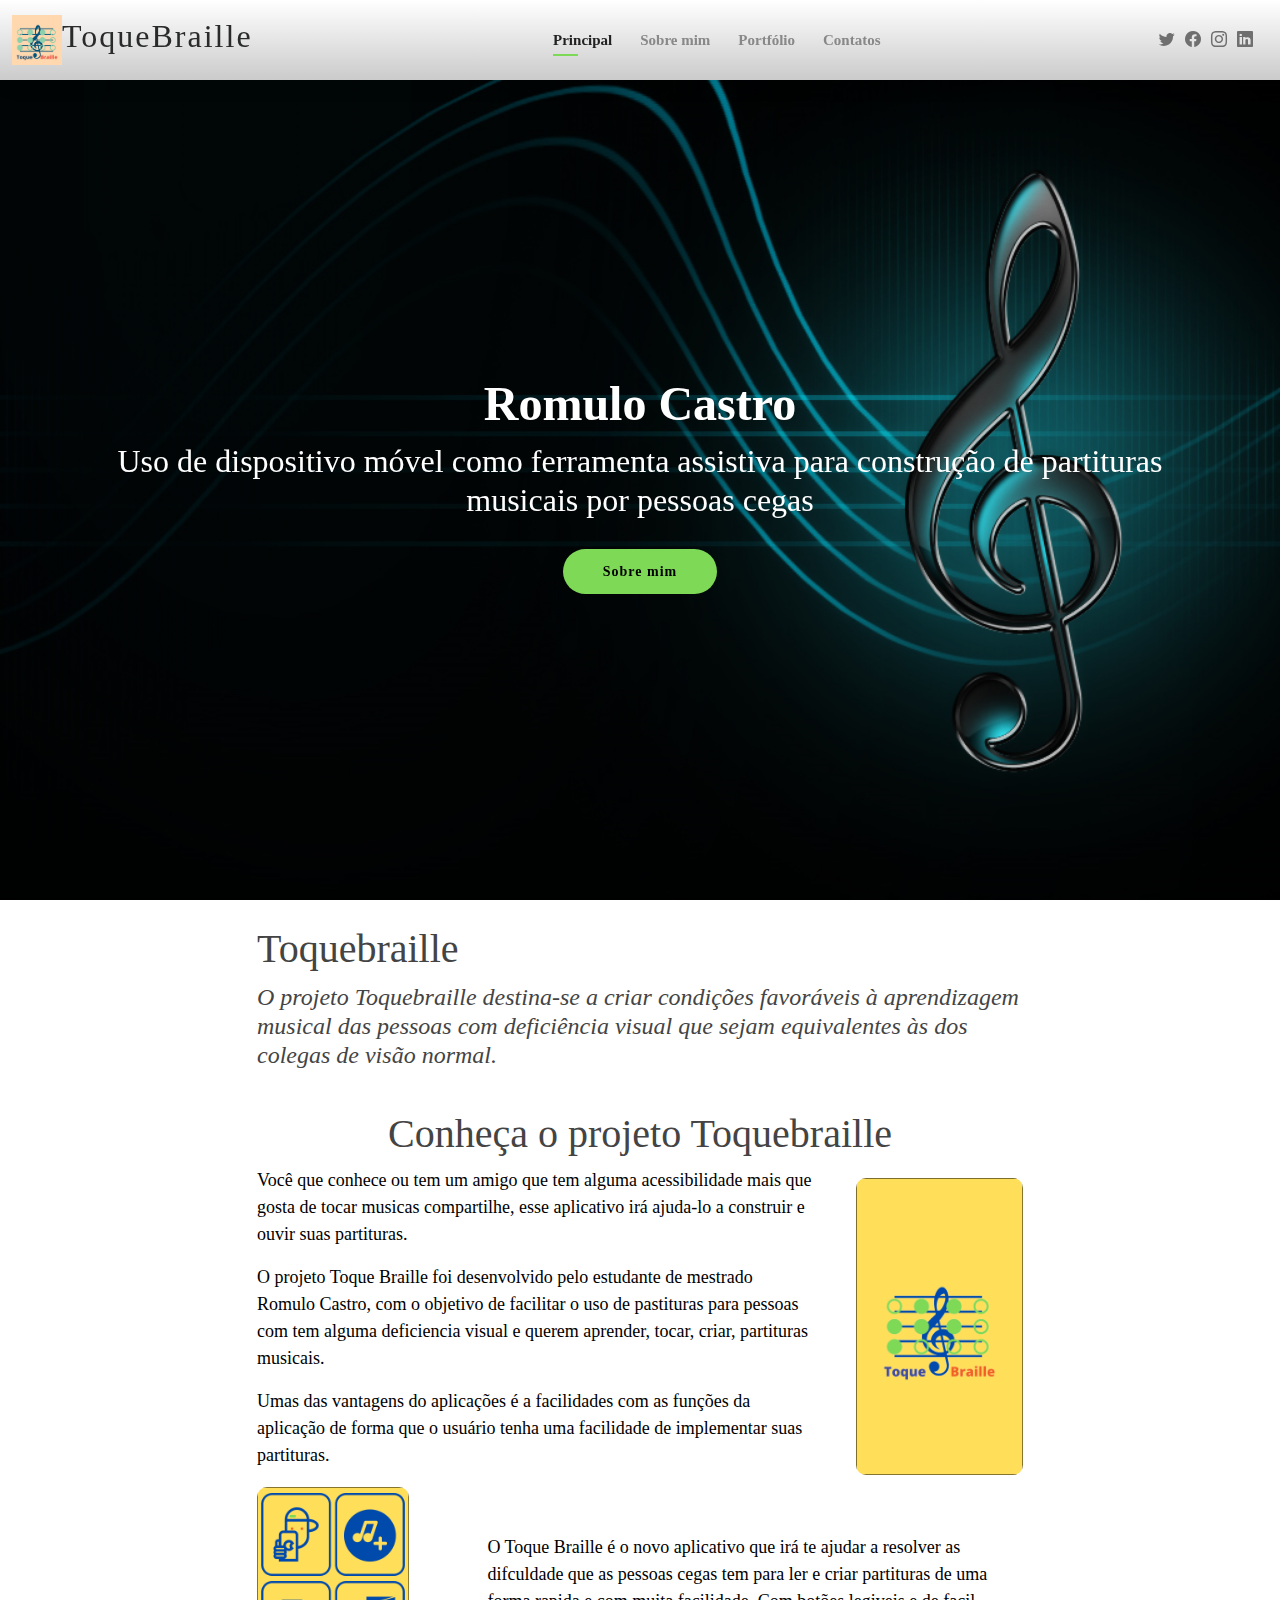
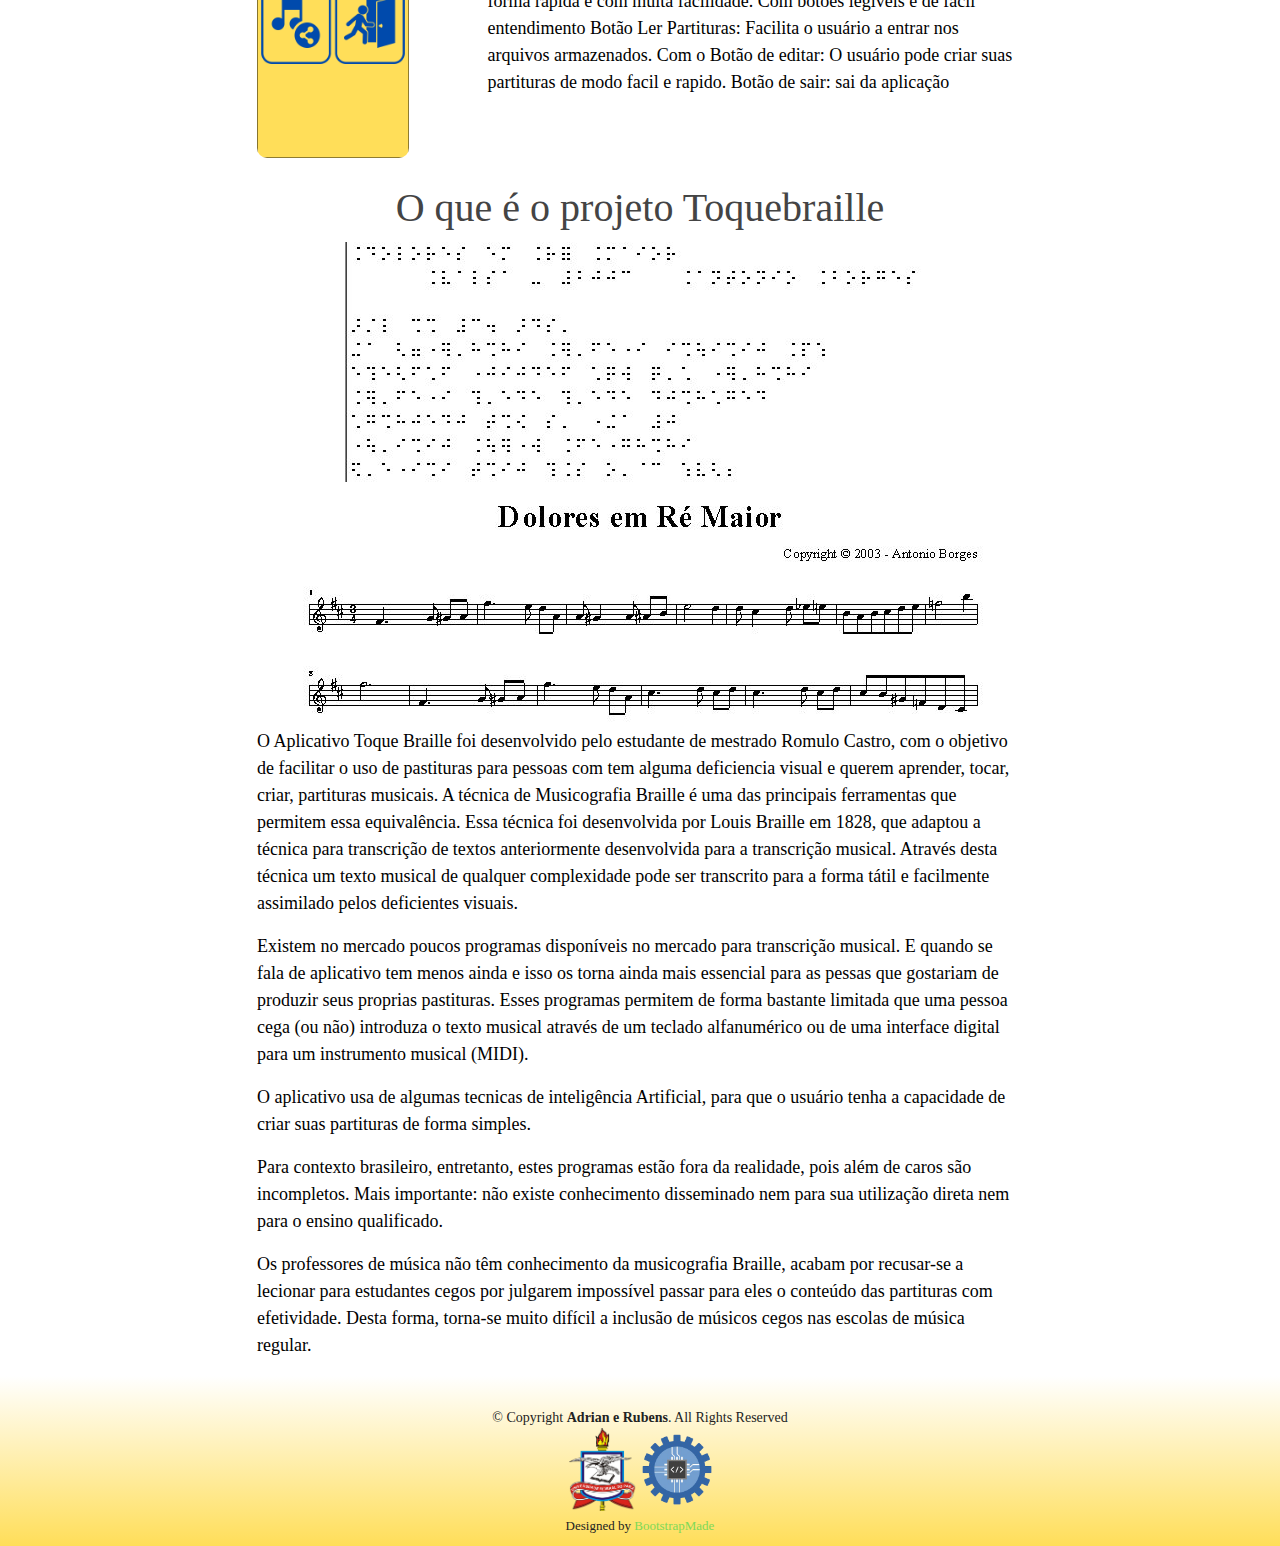
<file: index.html>
<!DOCTYPE html>
<html lang="pt-BR">

<head>
  <meta charset="utf-8">
  <meta content="width=device-width, initial-scale=1.0" name="viewport">

  <title>ToqueBraille-index</title>
  <meta content="" name="description">
  <meta content="" name="keywords">

  <!-- Favicons -->
  <link href="assets/img/favicon.png" rel="icon">
  <link href="assets/img/apple-touch-icon.png" rel="apple-touch-icon">

  <!-- Google Fonts -->
  <link
    href="https://fonts.googleapis.com/css?family=Open+Sans:300,300i,400,400i,600,600i,700,700i|Raleway:300,300i,400,400i,500,500i,600,600i,700,700i|Poppins:300,300i,400,400i,500,500i,600,600i,700,700i"
    rel="stylesheet">

  <!-- Vendor CSS Files -->
  <link href="assets/vendor/aos/aos.css" rel="stylesheet">
  <link href="assets/vendor/bootstrap/css/bootstrap.min.css" rel="stylesheet">
  <link href="assets/vendor/bootstrap-icons/bootstrap-icons.css" rel="stylesheet">
  <link href="assets/vendor/boxicons/css/boxicons.min.css" rel="stylesheet">
  <link href="assets/vendor/glightbox/css/glightbox.min.css" rel="stylesheet">
  <link href="assets/vendor/swiper/swiper-bundle.min.css" rel="stylesheet">

  <!-- Template Main CSS File -->
  <link href="assets/css/style.css" rel="stylesheet">

  <!-- =======================================================
  * Template Name: Kelly - v4.9.1
  * Template URL: https://bootstrapmade.com/kelly-free-bootstrap-cv-resume-html-template/
  * Author: BootstrapMade.com
  * License: https://bootstrapmade.com/license/
  ======================================================== -->
</head>

<body>

  <!-- ======= Cabeçalho ======= -->
  <header id="header" class="fixed-top">
    <div class="container-fluid d-flex justify-content-between align-items-center">

      <!-- Descomente abaixo se preferir usar um logotipo de imagem -->
      <a href="index.html" class="logo"><img src="assets/img/logo1.jpeg" alt="" class="img-fluid">ToqueBraille</a>

      <nav id="navbar" class="navbar order-last order-lg-0">
        <ul>
          <li><a class="active" href="index.html">Principal</a></li>
          <li><a href="about.html">Sobre mim</a></li>
          <li><a href="portfolio.html">Portfólio</a></li>
          <li><a href="contact.html">Contatos</a></li>
        </ul>
        <i class="bi bi-list mobile-nav-toggle"></i>
      </nav><!-- .Barra de navegação -->

      <div class="header-social-links">
        <a href="#" class="twitter"><i class="bi bi-twitter"></i></a>
        <a href="#" class="facebook"><i class="bi bi-facebook"></i></a>
        <a href="#" class="instagram"><i class="bi bi-instagram"></i></a>
        <a href="#" class="linkedin"><i class="bi bi-linkedin"></i></i></a>
      </div>

    </div>

  </header><!-- Cabeçalho Final-->

  <!-- =======Seção de heróis======= -->
  <section id="hero" class="d-flex align-items-center">
    <div class="container d-flex flex-column align-items-center" data-aos="zoom-in" data-aos-delay="100">
      <h1>Romulo Castro</h1>
      <h2> Uso de dispositivo móvel como ferramenta assistiva para construção de partituras musicais por pessoas cegas
      </h2>
      <a href="about.html" class="btn-about">Sobre mim</a>
    </div>
  </section><!-- Herói final -->

  <div class="corpo2"><br>
    <table border="0" width="60%" align="center">
      <td>

        <h1>Toquebraille</h1>

      </td>
      <tr>
        <td>
          <blockquote>
            <h4><i>O projeto Toquebraille destina-se a criar condi&ccedil;&otilde;es
                favor&aacute;veis &agrave; aprendizagem musical das pessoas com
                defici&ecirc;ncia visual que sejam equivalentes &agrave;s dos
                colegas de vis&atilde;o normal.</i></h4>
          </blockquote>
      </tr>
      </td>
    </table><br>



    <h1 align="center">
      Conhe&ccedil;a o projeto Toquebraille
    </h1>




    <table border="0" width="60%" align="center">

      <td>
        <p>Você que conhece ou tem um amigo que tem alguma acessibilidade mais que gosta de tocar musicas
          compartilhe, esse
          aplicativo irá ajuda-lo a construir e ouvir suas partituras.</p>

        <p>O projeto Toque Braille foi desenvolvido pelo estudante de mestrado Romulo Castro, com o objetivo de
          facilitar o uso de
          pastituras para pessoas com tem alguma deficiencia visual e querem aprender, tocar, criar, partituras
          musicais.</p>

        <p>Umas das vantagens do aplicações é a facilidades com as funções da aplicação de forma que o usuário tenha
          uma facilidade
          de implementar suas partituras.</p>

      </td>

      <td>
        <img class="imgProjeto" SRC="assets/img/tela0.png" ALT="Logotipo do Projeto Toquebraille"
          style="width:80%; margin-left:20%;">
      </td>
    </table>

    <table border="0" width="60%" align="center">
      <td colspan="4">
        <img class="imgProjeto" src="assets/img/tela1.png" ALT="Tela Principal Toquebraille"
          style="width:80%; margin-right:80%">
      </td>

      <td width="5%"></td>
      <td width="70%">

        <p>O Toque Braille é o novo aplicativo que irá te ajudar a resolver as difculdade que as pessoas cegas tem para
          ler e criar
          partituras de uma forma rapida e com muita facilidade.

          Com botões legiveis e de facil entendimento
          Botão Ler Partituras: Facilita o usuário a entrar nos arquivos armazenados.
          Com o Botão de editar: O usuário pode criar suas partituras de modo facil e rapido.
          Botão de sair: sai da aplicação</p>
      </td>

    </table><br>


    <table border="0" width="60%" align="center">
      <td>
        <h1 align="center">O que é o projeto Toquebraille</h1>

      </td>
      </tr>
      <td>
        <CENTER><IMG SRC="assets/img/musicabraille.jpg" ALT="Trecho de uma música em Braille"></CENTER>
        <p>
          <CENTER><IMG SRC="assets/img/partitura-dolores.jpg" ALT="Trecho original em tinta"></CENTER>
      </td>
    </table>

    <table border="0" width="60%" align="center">

      <td>
        <div>
          <p>O Aplicativo Toque Braille foi desenvolvido pelo estudante de mestrado Romulo Castro, com o objetivo de
            facilitar o uso
            de pastituras para pessoas com tem alguma deficiencia visual e querem aprender, tocar, criar, partituras
            musicais. A
            técnica de Musicografia Braille é uma das principais ferramentas que permitem essa equivalência. Essa
            técnica
            foi
            desenvolvida por Louis Braille em 1828, que adaptou a técnica para transcrição de textos anteriormente
            desenvolvida para
            a transcrição musical. Através desta técnica um texto musical de qualquer complexidade pode ser transcrito
            para a forma
            tátil e facilmente assimilado pelos deficientes visuais.</p>
          <p>
            Existem no mercado poucos programas disponíveis no mercado para transcrição musical. E quando se fala de
            aplicativo tem
            menos ainda e isso os torna ainda mais essencial para as pessas que gostariam de produzir seus proprias
            pastituras.
            Esses programas permitem de forma bastante limitada que uma pessoa cega (ou não) introduza o texto musical
            através de um
            teclado alfanumérico ou de uma interface digital para um instrumento musical (MIDI).</p>

          <p>O aplicativo usa de algumas tecnicas de inteligência Artificial, para que o usuário tenha a capacidade de
            criar suas
            partituras de forma simples. </p>
          <p>
            Para contexto brasileiro, entretanto, estes programas estão fora da realidade, pois além de caros são
            incompletos. Mais
            importante: não existe conhecimento disseminado nem para sua utilização direta nem para o ensino
            qualificado.</p>

          <p>
            Os professores de música não têm conhecimento da musicografia Braille, acabam por recusar-se a lecionar para
            estudantes
            cegos por julgarem impossível passar para eles o conteúdo das partituras com efetividade. Desta forma,
            torna-se muito
            difícil a inclusão de músicos cegos nas escolas de música regular.</p>
        </div>
      </td>
  </div>
  </table>




  <!-- ======= Rodapé ======= -->
  <footer id="footer"><br>
    <div class="container">
      <div class="copyright">
        &copy; Copyright <strong><span>Adrian e Rubens</span></strong>. All Rights Reserved
      </div>
      <img src="assets/img/ufpa_l.png" alt="logo" width="70">
      <img src="assets/img/logo_camtuc.png" alt="logo" width="70">
    </div>
    <div class="credits">
      <!-- All the links in the footer should remain intact. -->
      <!-- You can delete the links only if you purchased the pro version. -->
      <!-- Licensing information: https://bootstrapmade.com/license/ -->
      <!-- Purchase the pro version with working PHP/AJAX contact form: https://bootstrapmade.com/kelly-free-bootstrap-cv-resume-html-template/ -->

      <!--Designed by <a href="https://bootstrapmade.com/">BootstrapMade</a>-->
      Designed by <a href="https://bootstrapmade.com/">BootstrapMade</a>

    </div>
    </div>
  </footer><!-- Rodapé Final -->

  <div id="preloader"></div>
  <a href="#" class="back-to-top d-flex align-items-center justify-content-center"><i
      class="bi bi-arrow-up-short"></i></a>

  <!-- Vendor JS Files -->
  <script src="assets/vendor/purecounter/purecounter_vanilla.js"></script>
  <script src="assets/vendor/aos/aos.js"></script>
  <script src="assets/vendor/bootstrap/js/bootstrap.bundle.min.js"></script>
  <script src="assets/vendor/glightbox/js/glightbox.min.js"></script>
  <script src="assets/vendor/isotope-layout/isotope.pkgd.min.js"></script>
  <script src="assets/vendor/swiper/swiper-bundle.min.js"></script>
  <script src="assets/vendor/waypoints/noframework.waypoints.js"></script>
  <script src="assets/vendor/php-email-form/validate.js"></script>

  <!-- Template Main JS File -->
  <script src="assets/js/main.js"></script>

</body>

</html>
</file>
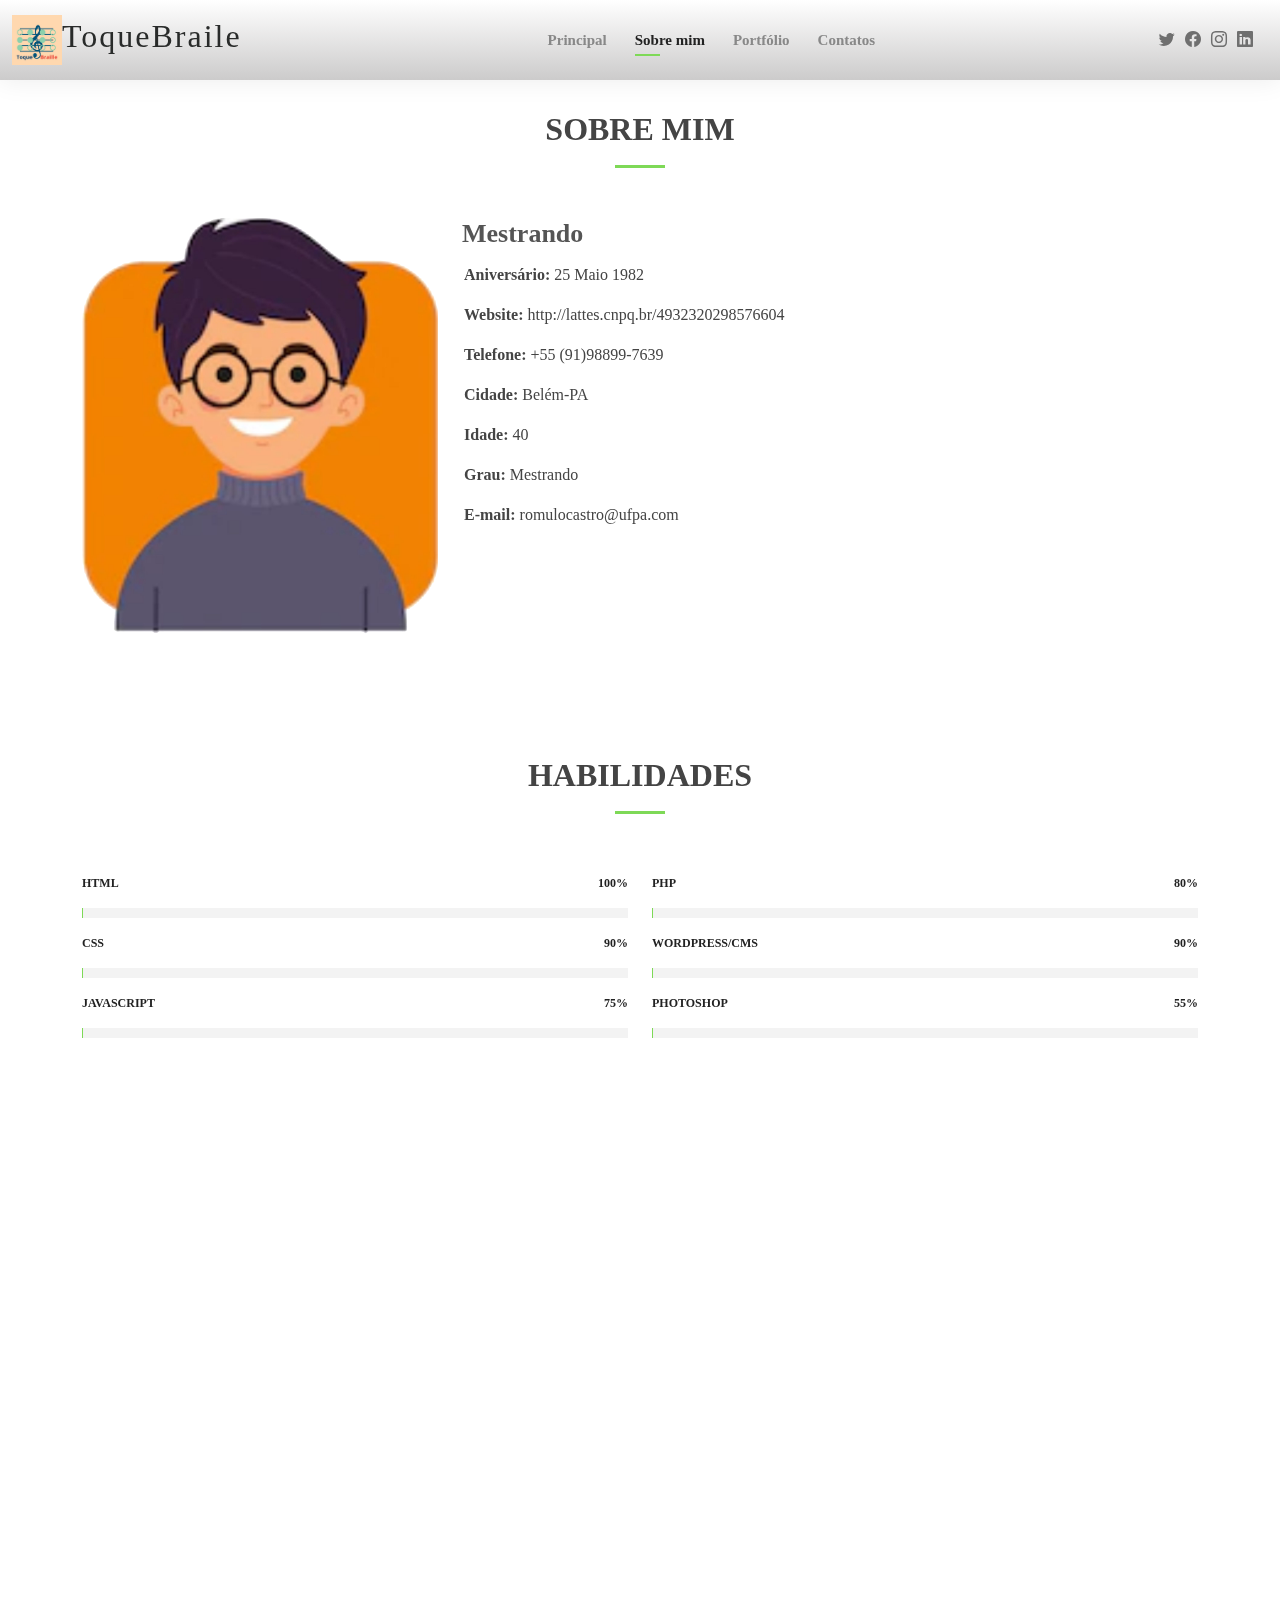
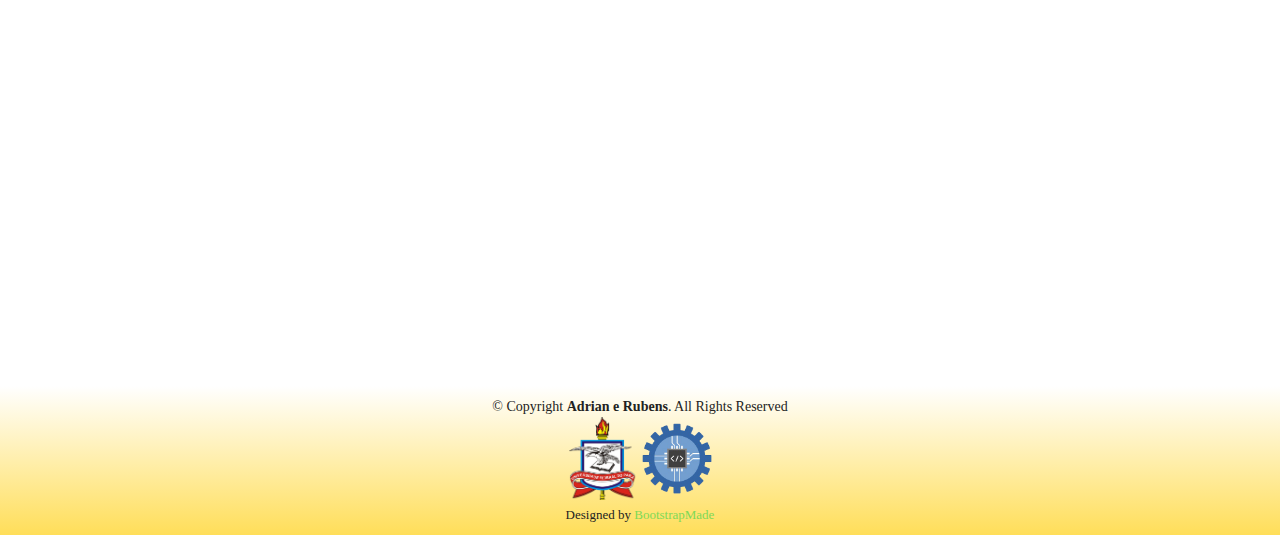
<file: about.html>
<!DOCTYPE html>
<html lang="pt-BR">

<head>
  <meta charset="utf-8">
  <meta content="width=device-width, initial-scale=1.0" name="viewport">

  <title>ToqueBraille-sobre_mim</title>
  <meta content="" name="description">
  <meta content="" name="keywords">

  <!-- Favicons -->
  <link href="assets/img/favicon.png" rel="icon">
  <link href="assets/img/apple-touch-icon.png" rel="apple-touch-icon">

  <!-- Google Fonts -->
  <link
    href="https://fonts.googleapis.com/css?family=Open+Sans:300,300i,400,400i,600,600i,700,700i|Raleway:300,300i,400,400i,500,500i,600,600i,700,700i|Poppins:300,300i,400,400i,500,500i,600,600i,700,700i"
    rel="stylesheet">

  <!-- Vendor CSS Files -->
  <link href="assets/vendor/aos/aos.css" rel="stylesheet">
  <link href="assets/vendor/bootstrap/css/bootstrap.min.css" rel="stylesheet">
  <link href="assets/vendor/bootstrap-icons/bootstrap-icons.css" rel="stylesheet">
  <link href="assets/vendor/boxicons/css/boxicons.min.css" rel="stylesheet">
  <link href="assets/vendor/glightbox/css/glightbox.min.css" rel="stylesheet">
  <link href="assets/vendor/swiper/swiper-bundle.min.css" rel="stylesheet">

  <!-- Template Main CSS File -->
  <link href="assets/css/style.css" rel="stylesheet">

  <!-- =======================================================
  * Template Name: Kelly - v4.9.1
  * Template URL: https://bootstrapmade.com/kelly-free-bootstrap-cv-resume-html-template/
  * Author: BootstrapMade.com
  * License: https://bootstrapmade.com/license/
  ======================================================== -->
</head>

<body>

  <!-- ======= Header ======= -->
  <header id="header" class="fixed-top">
    <div class="container-fluid d-flex justify-content-between align-items-center">

      <!-- Descomente abaixo se preferir usar um logotipo de imagem -->
      <a href="index.html" class="logo"><img src="assets/img/logo1.jpeg" alt="" class="img-fluid">ToqueBraile</a>

      <nav id="navbar" class="navbar order-last order-lg-0">
        <ul>
          <li><a href="index.html">Principal</a></li>
          <li><a class="active" href="about.html">Sobre mim</a></li>
          <li><a href="portfolio.html">Portfólio</a></li>
          <li><a href="contact.html">Contatos</a></li>
        </ul>
        <i class="bi bi-list mobile-nav-toggle"></i>
      </nav><!-- .navbar -->

      <div class="header-social-links">
        <a href="#" class="twitter"><i class="bi bi-twitter"></i></a>
        <a href="#" class="facebook"><i class="bi bi-facebook"></i></a>
        <a href="#" class="instagram"><i class="bi bi-instagram"></i></a>
        <a href="#" class="linkedin"><i class="bi bi-linkedin"></i></i></a>
      </div>

    </div>

  </header><!-- End Header -->

  <main id="main">

    <!-- ======= About Section ======= -->
    <section id="about" class="about">
      <div class="container" data-aos="fade-up">

        <div class="section-title">
          <h2>Sobre Mim</h2>
        </div>

        <div class="row">
          <div class="col-lg-4">
            <img src="assets/img/fotoPerfil.png" class="img-fluid" alt="">
          </div>
          <div class="col-lg-8 pt-4 pt-lg-0 content">
            <h3>Mestrando</h3>

            <div class="row">
              <div class="col-lg-6">
                <ul>
                  <li><i class="bi bi-rounded-right"></i> <strong>Aniversário:</strong> 25 Maio 1982</li>
                  <li><i class="bi bi-rounded-right"></i> <strong>Website:</strong>
                    http://lattes.cnpq.br/4932320298576604</li>
                  <li><i class="bi bi-rounded-right"></i> <strong>Telefone:</strong> +55 (91)98899-7639</li>
                  <li><i class="bi bi-rounded-right"></i> <strong>Cidade:</strong> Belém-PA</li>
                  <li><i class="bi bi-rounded-right"></i> <strong>Idade:</strong> 40</li>
                  <li><i class="bi bi-rounded-right"></i> <strong>Grau:</strong> Mestrando</li>
                  <li><i class="bi bi-rounded-right"></i> <strong>E-mail:</strong> romulocastro@ufpa.com</li>
                  <li><i class="bi bi-rounded-right"></i>
                </ul>
              </div>
            </div>
          </div>
        </div>

      </div>
    </section><!-- End About Section -->

    <!-- ======= Skills Section ======= -->
    <section id="skills" class="skills">
      <div class="container" data-aos="fade-up">

        <div class="section-title">
          <h2>HABILIDADES</h2>
        </div>

        <div class="row skills-content">

          <div class="col-lg-6">

            <div class="progress">
              <span class="skill">HTML <i class="val">100%</i></span>
              <div class="progress-bar-wrap">
                <div class="progress-bar" role="progressbar" aria-valuenow="100" aria-valuemin="0" aria-valuemax="100">
                </div>
              </div>
            </div>

            <div class="progress">
              <span class="skill">CSS <i class="val">90%</i></span>
              <div class="progress-bar-wrap">
                <div class="progress-bar" role="progressbar" aria-valuenow="90" aria-valuemin="0" aria-valuemax="100">
                </div>
              </div>
            </div>

            <div class="progress">
              <span class="skill">JavaScript <i class="val">75%</i></span>
              <div class="progress-bar-wrap">
                <div class="progress-bar" role="progressbar" aria-valuenow="75" aria-valuemin="0" aria-valuemax="100">
                </div>
              </div>
            </div>

          </div>

          <div class="col-lg-6">

            <div class="progress">
              <span class="skill">PHP <i class="val">80%</i></span>
              <div class="progress-bar-wrap">
                <div class="progress-bar" role="progressbar" aria-valuenow="80" aria-valuemin="0" aria-valuemax="100">
                </div>
              </div>
            </div>

            <div class="progress">
              <span class="skill">WordPress/CMS <i class="val">90%</i></span>
              <div class="progress-bar-wrap">
                <div class="progress-bar" role="progressbar" aria-valuenow="90" aria-valuemin="0" aria-valuemax="100">
                </div>
              </div>
            </div>

            <div class="progress">
              <span class="skill">Photoshop <i class="val">55%</i></span>
              <div class="progress-bar-wrap">
                <div class="progress-bar" role="progressbar" aria-valuenow="55" aria-valuemin="0" aria-valuemax="100">
                </div>
              </div>
            </div>

          </div>

        </div>

      </div>
    </section><!-- End Skills Section -->

    <!-- ======= Facts Section ======= -->
    <section id="facts" class="facts">
      <div class="container" data-aos="fade-up">

        <div class="section-title">
          <h2>Participações</h2>
        </div>

        <div class="row counters">

          <div class="col-lg-3 col-6 text-center">
            <span data-purecounter-start="0" data-purecounter-end="10" data-purecounter-duration="1"
              class="purecounter"></span>
            <p>Artigos</p>
          </div>

          <div class="col-lg-3 col-6 text-center">
            <span data-purecounter-start="0" data-purecounter-end="2" data-purecounter-duration="1"
              class="purecounter"></span>
            <p>Projetos</p>
          </div>

          <div class="col-lg-3 col-6 text-center">
            <span data-purecounter-start="0" data-purecounter-end="220" data-purecounter-duration="1"
              class="purecounter"></span>
            <p>Horas de Complementares</p>
          </div>

          <div class="col-lg-3 col-6 text-center">
            <span data-purecounter-start="0" data-purecounter-end="5" data-purecounter-duration="1"
              class="purecounter"></span>
            <p>Palestras</p>
          </div>

        </div>

      </div>
    </section><!-- End Facts Section -->

    <!-- ======= Testimonials Section ======= -->
    <section id="testimonials" class="testimonials">
      <div class="container" data-aos="fade-up">

        <div class="section-title">
          <h2>DEPOIMENTOS</h2>
        </div>

        <div class="testimonials-slider swiper" data-aos="fade-up" data-aos-delay="100">
          <div class="swiper-wrapper">

            <div class="swiper-slide">
              <div class="testimonial-item">
                <img src="assets/img/testimonials/testimonials-1.jpg" class="testimonial-img" alt="">
                <h3>Igor Rafael</h3>
                <h4>Ceo &amp; Fundador</h4>
                <p>
                  <i class="bx bxs-quote-alt-left quote-icon-left"></i>
                  No grupo-alvo, não vale a pena se preocupar com os resultados até que a companhia aérea assuma o
                  controle. dos
                  acusadores que, ainda mais vezes precisa, precisa de algum nível e alguns desmaiam, o sorriso basta
                  sempre.
                  <i class="bx bxs-quote-alt-right quote-icon-right"></i>
                </p>
              </div>
            </div><!-- End testimonial item -->

            <div class="swiper-slide">
              <div class="testimonial-item">
                <img src="assets/img/testimonials/testimonials-2.jpg" class="testimonial-img" alt="">
                <h3>Patricia Tom</h3>
                <h4>Designer</h4>
                <p>
                  <i class="bx bxs-quote-alt-left quote-icon-left"></i>
                  Naquela época, porém, eu estava em apuros com os males que eu ia trabalhar duro cujos desejos seriam,
                  eu desejaria, há
                  alguns dos nossos, vamos fugir da pressa, vou ler a culpa da alma.
                  <i class="bx bxs-quote-alt-right quote-icon-right"></i>
                </p>
              </div>
            </div><!-- End testimonial item -->

            <div class="swiper-slide">
              <div class="testimonial-item">
                <img src="assets/img/testimonials/testimonials-3.jpg" class="testimonial-img" alt="">
                <h3>Carol Baia</h3>
                <h4>Dono da loja</h4>
                <p>
                  <i class="bx bxs-quote-alt-left quote-icon-left"></i>
                  Pois a menos que você exporte um cabelo com trabalho, que é grande, do qual não há nenhum, eu não acho
                  que você virá na
                  hora do trabalho que estava fazendo em casa, fiquei imaginando quem seria o menor.
                  <i class="bx bxs-quote-alt-right quote-icon-right"></i>
                </p>
              </div>
            </div><!-- End testimonial item -->

            <div class="swiper-slide">
              <div class="testimonial-item">
                <img src="assets/img/testimonials/testimonials-4.jpg" class="testimonial-img" alt="">
                <h3>Marco Antônio</h3>
                <h4>Engenheiro Agronomo</h4>
                <p>
                  <i class="bx bxs-quote-alt-left quote-icon-left"></i>
                  Pois eu estava fugindo da dor da dor, e não há culpa na exportação de muitos pela menor dor da família
                  eu os perdoarei,
                  são grandes almas que o perdoarão com dor e trabalho.
                  <i class="bx bxs-quote-alt-right quote-icon-right"></i>
                </p>
              </div>
            </div><!-- End testimonial item -->

            <div class="swiper-slide">
              <div class="testimonial-item">
                <img src="assets/img/testimonials/testimonials-5.jpg" class="testimonial-img" alt="">
                <h3>Mauro Filho</h3>
                <h4>Professor</h4>
                <p>
                  <i class="bx bxs-quote-alt-left quote-icon-left"></i>
                  Quem são alguns deles quem eu vou ler que eram eu estava com alguma raiva eu ​​vou perdoar o nosso
                  tempo porque eu sinto
                  muito pela falha não há culpa no trabalho dos dois.
                  <i class="bx bxs-quote-alt-right quote-icon-right"></i>
                </p>
              </div>
            </div><!-- End testimonial item -->

          </div>
          <div class="swiper-pagination"></div>
        </div>

      </div>
    </section><!-- End Testimonials Section -->

  </main><!-- End #main -->

  <!-- ======= Footer ======= -->
  <footer id="footer">
    <div class="container">
      <div class="copyright">
        &copy; Copyright <strong><span>Adrian e Rubens</span></strong>. All Rights Reserved
      </div>
      <img src="assets/img/ufpa_l.png" alt="logo" width="70">
      <img src="assets/img/logo_camtuc.png" alt="logo" width="70">
    </div>
    <div class="credits">
      <!-- All the links in the footer should remain intact. -->
      <!-- You can delete the links only if you purchased the pro version. -->
      <!-- Licensing information: https://bootstrapmade.com/license/ -->
      <!-- Purchase the pro version with working PHP/AJAX contact form: https://bootstrapmade.com/kelly-free-bootstrap-cv-resume-html-template/ -->
      Designed by <a href="https://bootstrapmade.com/">BootstrapMade</a>
    </div>
    </div>
  </footer><!-- End  Footer -->

  <div id="preloader"></div>
  <a href="#" class="back-to-top d-flex align-items-center justify-content-center"><i
      class="bi bi-arrow-up-short"></i></a>

  <!-- Vendor JS Files -->
  <script src="assets/vendor/purecounter/purecounter_vanilla.js"></script>
  <script src="assets/vendor/aos/aos.js"></script>
  <script src="assets/vendor/bootstrap/js/bootstrap.bundle.min.js"></script>
  <script src="assets/vendor/glightbox/js/glightbox.min.js"></script>
  <script src="assets/vendor/isotope-layout/isotope.pkgd.min.js"></script>
  <script src="assets/vendor/swiper/swiper-bundle.min.js"></script>
  <script src="assets/vendor/waypoints/noframework.waypoints.js"></script>
  <script src="assets/vendor/php-email-form/validate.js"></script>

  <!-- Template Main JS File -->
  <script src="assets/js/main.js"></script>

</body>

</html>
</file>
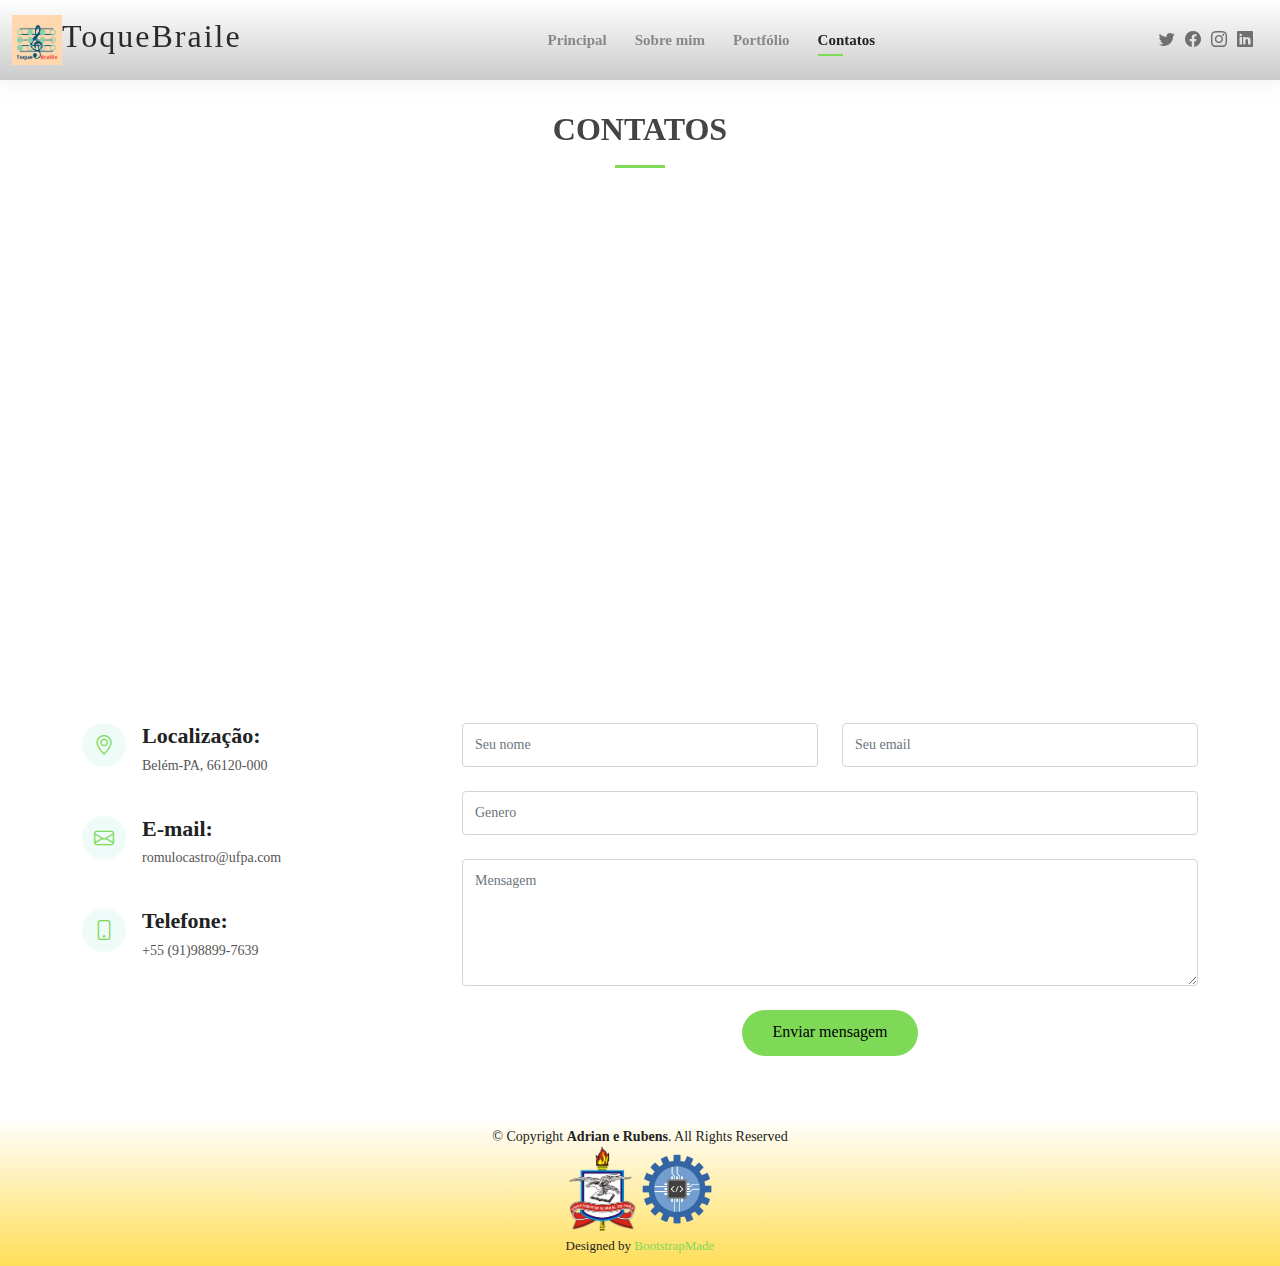
<file: contact.html>
<!DOCTYPE html>
<html lang="pt-BR">

<head>
  <meta charset="utf-8">
  <meta content="width=device-width, initial-scale=1.0" name="viewport">

  <title>ToqueBraille-contatos</title>
  <meta content="" name="description">
  <meta content="" name="keywords">

  <!-- Favicons -->
  <link href="assets/img/favicon.png" rel="icon">
  <link href="assets/img/apple-touch-icon.png" rel="apple-touch-icon">

  <!-- Google Fonts -->
  <link
    href="https://fonts.googleapis.com/css?family=Open+Sans:300,300i,400,400i,600,600i,700,700i|Raleway:300,300i,400,400i,500,500i,600,600i,700,700i|Poppins:300,300i,400,400i,500,500i,600,600i,700,700i"
    rel="stylesheet">

  <!-- Vendor CSS Files -->
  <link href="assets/vendor/aos/aos.css" rel="stylesheet">
  <link href="assets/vendor/bootstrap/css/bootstrap.min.css" rel="stylesheet">
  <link href="assets/vendor/bootstrap-icons/bootstrap-icons.css" rel="stylesheet">
  <link href="assets/vendor/boxicons/css/boxicons.min.css" rel="stylesheet">
  <link href="assets/vendor/glightbox/css/glightbox.min.css" rel="stylesheet">
  <link href="assets/vendor/swiper/swiper-bundle.min.css" rel="stylesheet">

  <!-- Template Main CSS File -->
  <link href="assets/css/style.css" rel="stylesheet">

  <!-- =======================================================
  * Template Name: Kelly - v4.9.1
  * Template URL: https://bootstrapmade.com/kelly-free-bootstrap-cv-resume-html-template/
  * Author: BootstrapMade.com
  * License: https://bootstrapmade.com/license/
  ======================================================== -->
</head>

<body>

  <!-- ======= Header ======= -->
  <header id="header" class="fixed-top">
    <div class="container-fluid d-flex justify-content-between align-items-center">

      <!-- Descomente abaixo se preferir usar um logotipo de imagem -->
      <a href="index.html" class="logo"><img src="assets/img/logo1.jpeg" alt="" class="img-fluid">ToqueBraile</a>

      <nav id="navbar" class="navbar order-last order-lg-0">
        <ul>
          <li><a href="index.html">Principal</a></li>
          <li><a href="about.html">Sobre mim</a></li>
          <li><a href="portfolio.html">Portfólio</a></li>
          <li><a class="active" href="contact.html">Contatos</a></li>
        </ul>
        <i class="bi bi-list mobile-nav-toggle"></i>
      </nav><!-- .navbar -->

      <div class="header-social-links">
        <a href="#" class="twitter"><i class="bi bi-twitter"></i></a>
        <a href="#" class="facebook"><i class="bi bi-facebook"></i></a>
        <a href="#" class="instagram"><i class="bi bi-instagram"></i></a>
        <a href="#" class="linkedin"><i class="bi bi-linkedin"></i></i></a>
      </div>

    </div>

  </header><!-- End Header -->

  <main id="main">

    <!-- ======= Contact Section ======= -->
    <section id="contact" class="contact">
      <div class="container" data-aos="fade-up">

        <div class="section-title">
          <h2>Contatos</h2>

        </div>

        <div>
          <iframe
            src="https://www.google.com/maps/embed?pb=!1m18!1m12!1m3!1d255278.40104682808!2d-48.59012385250042!3d-1.341347961912531!2m3!1f0!2f0!3f0!3m2!1i1024!2i768!4f13.1!3m3!1m2!1s0x92a461af84756ce1%3A0x570d540215864c35!2zQmVsw6ltLCBQQQ!5e0!3m2!1spt-BR!2sbr!4v1666288584321!5m2!1spt-BR!2sbr"
            width="600" height="450" style="border:0;" allowfullscreen="" loading="lazy"
            referrerpolicy="no-referrer-when-downgrade"></iframe>
        </div>

        <div class="row mt-5">

          <div class="col-lg-4">
            <div class="info">
              <div class="address">
                <i class="bi bi-geo-alt"></i>
                <h4>Localização:</h4>
                <p>Belém-PA, 66120-000</p>
              </div>

              <div class="email">
                <i class="bi bi-envelope"></i>
                <h4>E-mail:</h4>
                <p>romulocastro@ufpa.com</p>
              </div>

              <div class="phone">
                <i class="bi bi-phone"></i>
                <h4>Telefone:</h4>
                <p>+55 (91)98899-7639</p>
              </div>

            </div>

          </div>

          <div class="col-lg-8 mt-5 mt-lg-0">

            <form action="forms/contact.php" method="post" role="form" class="php-email-form">
              <div class="row">
                <div class="col-md-6 form-group">
                  <input type="text" name="name" class="form-control" id="name" placeholder="Seu nome" required>
                </div>
                <div class="col-md-6 form-group mt-3 mt-md-0">
                  <input type="email" class="form-control" name="email" id="email" placeholder="Seu email" required>
                </div>
              </div>
              <div class="form-group mt-3">
                <input type="text" class="form-control" name="subject" id="subject" placeholder="Genero" required>
              </div>
              <div class="form-group mt-3">
                <textarea class="form-control" name="message" rows="5" placeholder="Mensagem" required></textarea>
              </div>
              <div class="my-3">
                <div class="loading">Carregando</div>
                <div class="error-message"></div>
                <div class="sent-message">Sua mensagem foi enviada. Obrigado!</div>
              </div>
              <div class="text-center"><button type="submit">Enviar mensagem</button></div>
            </form>

          </div>

        </div>

      </div>
    </section><!-- End Contact Section -->

  </main><!-- End #main -->

  <!-- ======= Footer ======= -->
  <footer id="footer">
    <div class="container">
      <div class="copyright">
        &copy; Copyright <strong><span>Adrian e Rubens</span></strong>. All Rights Reserved
      </div>
      <img src="assets/img/ufpa_l.png" alt="logo" width="70">
      <img src="assets/img/logo_camtuc.png" alt="logo" width="70">
    </div>
    <div class="credits">
      <!-- All the links in the footer should remain intact. -->
      <!-- You can delete the links only if you purchased the pro version. -->
      <!-- Licensing information: https://bootstrapmade.com/license/ -->
      <!-- Purchase the pro version with working PHP/AJAX contact form: https://bootstrapmade.com/kelly-free-bootstrap-cv-resume-html-template/ -->
      Designed by <a href="https://bootstrapmade.com/">BootstrapMade</a>
    </div>
    </div>
  </footer><!-- End  Footer -->

  <div id="preloader"></div>
  <a href="#" class="back-to-top d-flex align-items-center justify-content-center"><i
      class="bi bi-arrow-up-short"></i></a>

  <!-- Vendor JS Files -->
  <script src="assets/vendor/purecounter/purecounter_vanilla.js"></script>
  <script src="assets/vendor/aos/aos.js"></script>
  <script src="assets/vendor/bootstrap/js/bootstrap.bundle.min.js"></script>
  <script src="assets/vendor/glightbox/js/glightbox.min.js"></script>
  <script src="assets/vendor/isotope-layout/isotope.pkgd.min.js"></script>
  <script src="assets/vendor/swiper/swiper-bundle.min.js"></script>
  <script src="assets/vendor/waypoints/noframework.waypoints.js"></script>
  <script src="assets/vendor/php-email-form/validate.js"></script>

  <!-- Template Main JS File -->
  <script src="assets/js/main.js"></script>

</body>

</html>
</file>
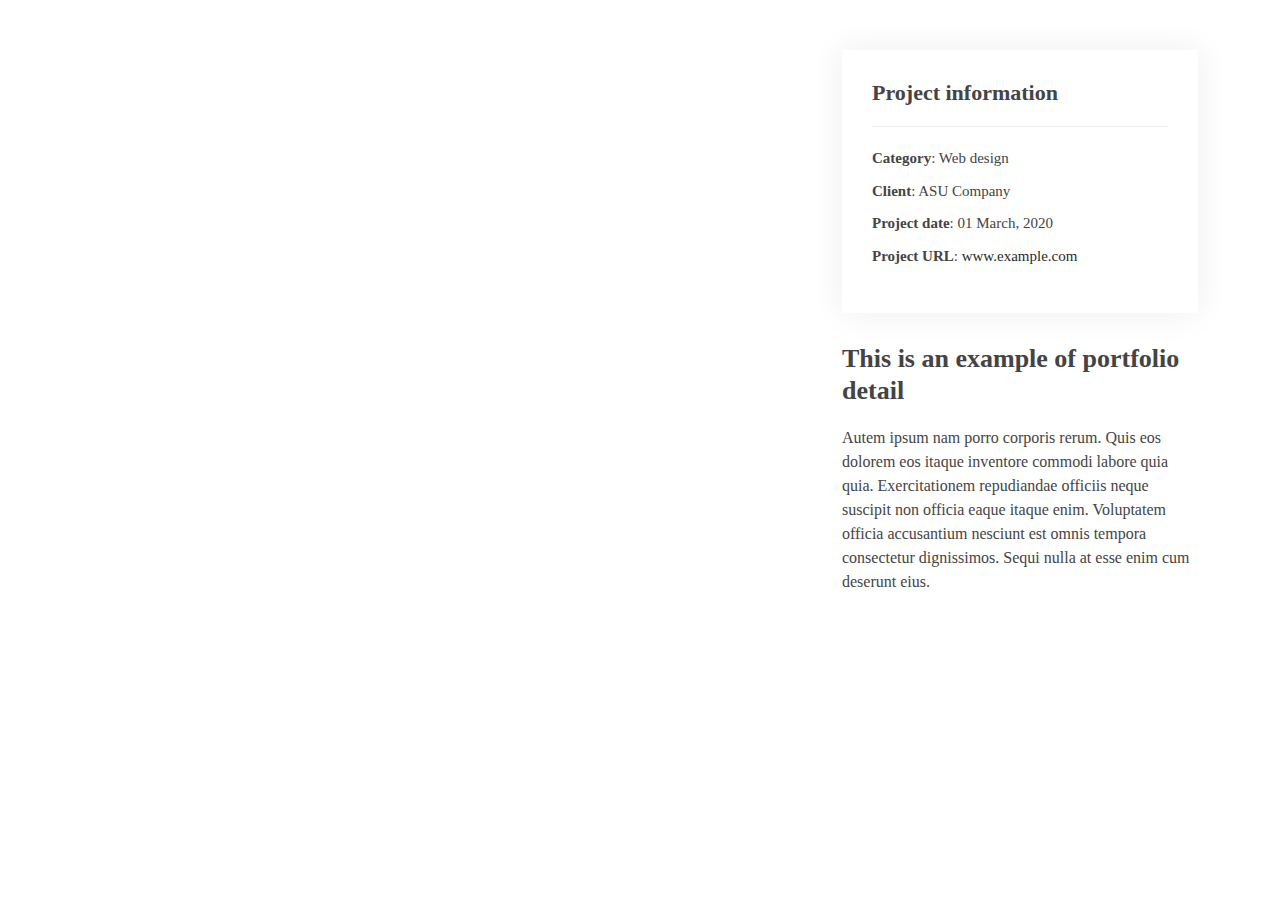
<file: portfolio-details.html>
<!DOCTYPE html>
<html lang="pt-BR">

<head>
  <meta charset="utf-8">
  <meta content="width=device-width, initial-scale=1.0" name="viewport">

  <title>ToqueBraille-Portfolio Details</title>
  <meta content="" name="description">
  <meta content="" name="keywords">

  <!-- Favicons -->
  <link href="assets/img/favicon.png" rel="icon">
  <link href="assets/img/apple-touch-icon.png" rel="apple-touch-icon">

  <!-- Google Fonts -->
  <link
    href="https://fonts.googleapis.com/css?family=Open+Sans:300,300i,400,400i,600,600i,700,700i|Raleway:300,300i,400,400i,500,500i,600,600i,700,700i|Poppins:300,300i,400,400i,500,500i,600,600i,700,700i"
    rel="stylesheet">

  <!-- Vendor CSS Files -->
  <link href="assets/vendor/aos/aos.css" rel="stylesheet">
  <link href="assets/vendor/bootstrap/css/bootstrap.min.css" rel="stylesheet">
  <link href="assets/vendor/bootstrap-icons/bootstrap-icons.css" rel="stylesheet">
  <link href="assets/vendor/boxicons/css/boxicons.min.css" rel="stylesheet">
  <link href="assets/vendor/glightbox/css/glightbox.min.css" rel="stylesheet">
  <link href="assets/vendor/swiper/swiper-bundle.min.css" rel="stylesheet">

  <!-- Template Main CSS File -->
  <link href="assets/css/style.css" rel="stylesheet">
  <!-- =======================================================
  * Template Name: Kelly - v4.9.1
  * Template URL: https://bootstrapmade.com/kelly-free-bootstrap-cv-resume-html-template/
  * Author: BootstrapMade.com
  * License: https://bootstrapmade.com/license/
  ======================================================== -->
</head>

<body>

  <main id="main">

    <!-- ======= Portfolio Details Section ======= -->
    <section id="portfolio-details" class="portfolio-details">
      <div class="container">

        <div class="row gy-4">

          <div class="col-lg-8">
            <div class="portfolio-details-slider swiper">
              <div class="swiper-wrapper align-items-center">
              </div>
              <div class="swiper-pagination"></div>
            </div>
          </div>

          <div class="col-lg-4">
            <div class="portfolio-info">
              <h3>Project information</h3>
              <ul>
                <li><strong>Category</strong>: Web design</li>
                <li><strong>Client</strong>: ASU Company</li>
                <li><strong>Project date</strong>: 01 March, 2020</li>
                <li><strong>Project URL</strong>: <a href="#">www.example.com</a></li>
              </ul>
            </div>
            <div class="portfolio-description">
              <h2>This is an example of portfolio detail</h2>
              <p>
                Autem ipsum nam porro corporis rerum. Quis eos dolorem eos itaque inventore commodi labore quia quia.
                Exercitationem repudiandae officiis neque suscipit non officia eaque itaque enim. Voluptatem officia
                accusantium nesciunt est omnis tempora consectetur dignissimos. Sequi nulla at esse enim cum deserunt
                eius.
              </p>
            </div>
          </div>

        </div>

      </div>
    </section><!-- End Portfolio Details Section -->

  </main><!-- End #main -->

  <div id="preloader"></div>
  <a href="#" class="back-to-top d-flex align-items-center justify-content-center"><i
      class="bi bi-arrow-up-short"></i></a>

  <!-- Vendor JS Files -->
  <script src="assets/vendor/purecounter/purecounter_vanilla.js"></script>
  <script src="assets/vendor/aos/aos.js"></script>
  <script src="assets/vendor/bootstrap/js/bootstrap.bundle.min.js"></script>
  <script src="assets/vendor/glightbox/js/glightbox.min.js"></script>
  <script src="assets/vendor/isotope-layout/isotope.pkgd.min.js"></script>
  <script src="assets/vendor/swiper/swiper-bundle.min.js"></script>
  <script src="assets/vendor/waypoints/noframework.waypoints.js"></script>
  <script src="assets/vendor/php-email-form/validate.js"></script>

  <!-- Template Main JS File -->
  <script src="assets/js/main.js"></script>

</body>

</html>
</file>
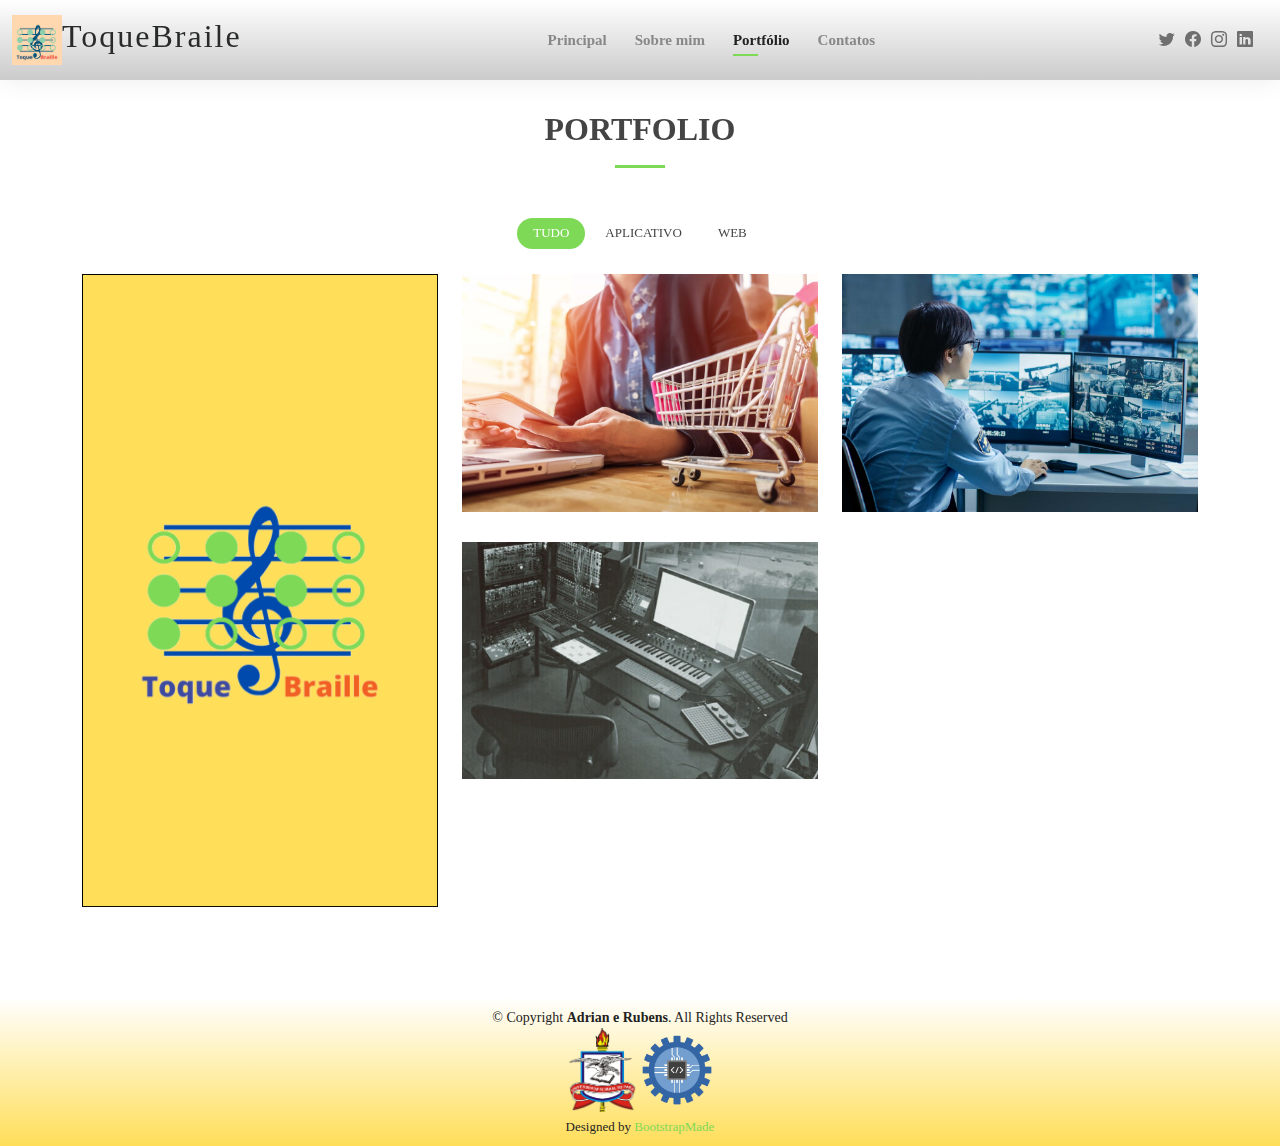
<file: portfolio.html>
<!DOCTYPE html>
<html lang="pt-BR">

<head>
  <meta charset="utf-8">
  <meta content="width=device-width, initial-scale=1.0" name="viewport">

  <title>ToqueBraille-portfolio</title>
  <meta content="" name="description">
  <meta content="" name="keywords">

  <!-- Favicons -->
  <link href="assets/img/favicon.png" rel="icon">
  <link href="assets/img/apple-touch-icon.png" rel="apple-touch-icon">

  <!-- Google Fonts -->
  <link
    href="https://fonts.googleapis.com/css?family=Open+Sans:300,300i,400,400i,600,600i,700,700i|Raleway:300,300i,400,400i,500,500i,600,600i,700,700i|Poppins:300,300i,400,400i,500,500i,600,600i,700,700i"
    rel="stylesheet">

  <!-- Vendor CSS Files -->
  <link href="assets/vendor/aos/aos.css" rel="stylesheet">
  <link href="assets/vendor/bootstrap/css/bootstrap.min.css" rel="stylesheet">
  <link href="assets/vendor/bootstrap-icons/bootstrap-icons.css" rel="stylesheet">
  <link href="assets/vendor/boxicons/css/boxicons.min.css" rel="stylesheet">
  <link href="assets/vendor/glightbox/css/glightbox.min.css" rel="stylesheet">
  <link href="assets/vendor/swiper/swiper-bundle.min.css" rel="stylesheet">

  <!-- Template Main CSS File -->
  <link href="assets/css/style.css" rel="stylesheet">

  <!-- =======================================================
  * Template Name: Kelly - v4.9.1
  * Template URL: https://bootstrapmade.com/kelly-free-bootstrap-cv-resume-html-template/
  * Author: BootstrapMade.com
  * License: https://bootstrapmade.com/license/
  ======================================================== -->
</head>

<body>

  <!-- ======= Header ======= -->
  <header id="header" class="fixed-top">
    <div class="container-fluid d-flex justify-content-between align-items-center">

      <!-- Descomente abaixo se preferir usar um logotipo de imagem -->
      <a href="index.html" class="logo"><img src="assets/img/logo1.jpeg" alt="" class="img-fluid">ToqueBraile</a>

      <nav id="navbar" class="navbar order-last order-lg-0">
        <ul>
          <li><a href="index.html">Principal</a></li>
          <li><a href="about.html">Sobre mim</a></li>
          <li><a class="active" href="portfolio.html">Portfólio</a></li>
          <li><a href="contact.html">Contatos</a></li>
        </ul>
        <i class="bi bi-list mobile-nav-toggle"></i>
      </nav><!-- .navbar -->

      <div class="header-social-links">
        <a href="#" class="twitter"><i class="bi bi-twitter"></i></a>
        <a href="#" class="facebook"><i class="bi bi-facebook"></i></a>
        <a href="#" class="instagram"><i class="bi bi-instagram"></i></a>
        <a href="#" class="linkedin"><i class="bi bi-linkedin"></i></i></a>
      </div>

    </div>

  </header><!-- End Header -->

  <main id="main">

    <!-- ======= Portfolio Section ======= -->
    <section id="portfolio" class="portfolio">
      <div class="container" data-aos="fade-up">

        <div class="section-title">
          <h2>Portfolio</h2>

        </div>

        <div class="row" data-aos="fade-up" data-aos-delay="100">
          <div class="col-lg-12 d-flex justify-content-center">
            <ul id="portfolio-flters">
              <li data-filter="*" class="filter-active">Tudo</li>
              <li data-filter=".filter-app">Aplicativo</li>
              <li data-filter=".filter-web">Web</li>

            </ul>
          </div>
        </div>

        <div class="row portfolio-container" data-aos="fade-up" data-aos-delay="200">

          <div class="col-lg-4 col-md-6 portfolio-item filter-app">
            <div class="portfolio-wrap">
              <img src="assets/img/portfolio/portfolio-1.png" class="img-fluid" alt="">
              <div class="portfolio-info">
                <h4>ToqueBraile</h4>
                <p>USO DE DISPOSITIVO MÓVEL COMO FERRAMENTA
                  ASSISTIVA PARA CONSTRUÇÃO DE PARTITURAS
                  MUSICAIS POR PESSOAS CEGAS</p>
                <div class="portfolio-links">
                  <a href="assets/img/portfolio/portfolio-1.png" data-gallery="portfolioGallery"
                    class="portfolio-lightbox" title="Objetivo: Desenvolver um modelo de tecnologia assistiva para dispositivo móvel visando
auxiliar o deficiente visual na transcrição de partituras musicais"><i class="bx bx-plus"></i></a>
                  <a href="portfolio-details.html" class="portfolio-details-lightbox" data-glightbox="type: external"
                    title="Portfolio Details"><i class="bx bx-link"></i></a>
                </div>
              </div>
            </div>
          </div>



          <div class="col-lg-4 col-md-6 portfolio-item filter-app">
            <div class="portfolio-wrap">
              <img src="assets/img/portfolio/portfolio-3.jpg" class="img-fluid" alt="">
              <div class="portfolio-info">
                <h4>MerkadoJá</h4>
                <p>App - Mude a forma de fazer suas compras. Disponível no PlayStore.</p>
                <div class="portfolio-links">
                  <a href="assets/img/portfolio/portfolio-3.jpg" data-gallery="portfolioGallery"
                    class="portfolio-lightbox" title="App 2"><i class="bx bx-plus"></i></a>
                  <a href="portfolio-details.html" class="portfolio-details-lightbox" data-glightbox="type: external"
                    title="Portfolio Details"><i class="bx bx-link"></i></a>
                </div>
              </div>
            </div>
          </div>

          <div class="col-lg-4 col-md-6 portfolio-item filter-web">
            <div class="portfolio-wrap">
              <img src="assets/img/portfolio/portfolio-5.jpg" class="img-fluid" alt="">
              <div class="portfolio-info">
                <h4>TMG Treinamentos</h4>
                <p>Website - Treinanentos em segurança do trabalho, primeiros socorros, cipa, etc.</p>
                <div class="portfolio-links">
                  <a href="assets/img/portfolio/portfolio-5.jpg" data-gallery="portfolioGallery"
                    class="portfolio-lightbox" title="Web 2"><i class="bx bx-plus"></i></a>
                  <a href="portfolio-details.html" class="portfolio-details-lightbox" data-glightbox="type: external"
                    title="Portfolio Details"><i class="bx bx-link"></i></a>
                </div>
              </div>
            </div>
          </div>

          <div class="col-lg-4 col-md-6 portfolio-item filter-app">
            <div class="portfolio-wrap">
              <img src="assets/img/portfolio/portfolio-6.jpg" class="img-fluid" alt="">
              <div class="portfolio-info">
                <h4>MW Studio</h4>
                <p>App - Produções audio e audiovisual profissionais. Disponível no playstore.</p>
                <div class="portfolio-links">
                  <a href="assets/img/portfolio/portfolio-6.jpg" data-gallery="portfolioGallery"
                    class="portfolio-lightbox" title="App 3"><i class="bx bx-plus"></i></a>
                  <a href="portfolio-details.html" class="portfolio-details-lightbox" data-glightbox="type: external"
                    title="Portfolio Details"><i class="bx bx-link"></i></a>
                </div>
              </div>
            </div>
          </div>
        </div>
      </div>
      </div>
      </div>

      </div>

      </div>
    </section><!-- End Portfolio Section -->

  </main><!-- End #main -->

  <!-- ======= Footer ======= -->
  <footer id="footer">
    <div class="container">
      <div class="copyright">
        &copy; Copyright <strong><span>Adrian e Rubens</span></strong>. All Rights Reserved
      </div>
      <img src="assets/img/ufpa_l.png" alt="logo" width="70">
      <img src="assets/img/logo_camtuc.png" alt="logo" width="70">
    </div>
    <div class="credits">
      <!-- All the links in the footer should remain intact. -->
      <!-- You can delete the links only if you purchased the pro version. -->
      <!-- Licensing information: https://bootstrapmade.com/license/ -->
      <!-- Purchase the pro version with working PHP/AJAX contact form: https://bootstrapmade.com/kelly-free-bootstrap-cv-resume-html-template/ -->
      Designed by <a href="https://bootstrapmade.com/">BootstrapMade</a>
    </div>
    </div>
  </footer><!-- End  Footer -->

  <div id="preloader"></div>
  <a href="#" class="back-to-top d-flex align-items-center justify-content-center"><i
      class="bi bi-arrow-up-short"></i></a>

  <!-- Vendor JS Files -->
  <script src="assets/vendor/purecounter/purecounter_vanilla.js"></script>
  <script src="assets/vendor/aos/aos.js"></script>
  <script src="assets/vendor/bootstrap/js/bootstrap.bundle.min.js"></script>
  <script src="assets/vendor/glightbox/js/glightbox.min.js"></script>
  <script src="assets/vendor/isotope-layout/isotope.pkgd.min.js"></script>
  <script src="assets/vendor/swiper/swiper-bundle.min.js"></script>
  <script src="assets/vendor/waypoints/noframework.waypoints.js"></script>
  <script src="assets/vendor/php-email-form/validate.js"></script>

  <!-- Template Main JS File -->
  <script src="assets/js/main.js"></script>

</body>

</html>
</file>
<file: assets/css/style.css>
/**
* Template Name: Kelly - v4.9.1
* Template URL: https://bootstrapmade.com/kelly-free-bootstrap-cv-resume-html-template/
* Author: BootstrapMade.com
* License: https://bootstrapmade.com/license/
*/

/*--------------------------------------------------------------
# Em geral
--------------------------------------------------------------*/
body {
  font-family: "Open Sans Extra Bold";
  color: #444444;
}

a {
  color: #292b2a;
  text-decoration: none;
}

a:hover {
  color: #7ed957;
  text-decoration: none;
}

h1,
h2,
h3,
h4,
h5,
h6 {
  font-family: "Open Sans Extra Bold";
}

#main {
  margin-top: 50px;
}

@media (max-width: 992px) {
  #main {
    margin-top: 30px;
  }
}

/*--------------------------------------------------------------
# Pré-carregador
--------------------------------------------------------------*/
#preloader {
  position: fixed;
  top: 0;
  left: 0;
  right: 0;
  bottom: 0;
  z-index: 9999;
  overflow: hidden;
  background: #fff;
}

#preloader:before {
  content: "";
  position: fixed;
  top: calc(50% - 30px);
  left: calc(50% - 30px);
  border: 6px solid #7ed957;
  border-top-color: #dcf5f2;
  border-radius: 50%;
  width: 60px;
  height: 60px;
  -webkit-animation: animate-preloader 1s linear infinite;
  animation: animate-preloader 1s linear infinite;
}

@-webkit-keyframes animate-preloader {
  0% {
    transform: rotate(0deg);
  }

  100% {
    transform: rotate(360deg);
  }
}

@keyframes animate-preloader {
  0% {
    transform: rotate(0deg);
  }

  100% {
    transform: rotate(360deg);
  }
}

/*--------------------------------------------------------------
# Botão voltar ao topo
--------------------------------------------------------------*/
.back-to-top {
  position: fixed;
  visibility: hidden;
  opacity: 0;
  right: 15px;
  bottom: 15px;
  z-index: 996;
  background: #7ed957;
  width: 40px;
  height: 40px;
  border-radius: 50px;
  transition: all 0.4s;
}

.back-to-top i {
  font-size: 24px;
  color: #fff;
  line-height: 0;
}

.back-to-top:hover {
  background: #496663;
  color: #fff;
}

.back-to-top.active {
  visibility: visible;
  opacity: 1;
}

/*--------------------------------------------------------------
# Cabeçalho
--------------------------------------------------------------*/
#header {
  background-image: linear-gradient(#fff, rgb(204, 203, 203));

  box-shadow: 0px 0px 25px 0 rgba(0, 0, 0, 0.08);
  z-index: 997;
  padding: 15px 0;
}

#header .logo {
  font-size: 32px;
  margin: 0;
  padding: 0;
  line-height: 1;
  font-weight: 400;
  letter-spacing: 2px;

}

#header .logo a {
  color: #222222;
}

#header .logo img {
  max-height: 50px;
}

@media (max-width: 992px) {
  #header .logo {
    font-size: 28px;
  }
}

/*--------------------------------------------------------------
# Links sociais do cabeçalho
--------------------------------------------------------------*/
.header-social-links {
  padding-right: 15px;
}

.header-social-links a {
  color: #6f6f6f;
  padding-left: 6px;
  display: inline-block;
  line-height: 0px;
  transition: 0.3s;
  font-size: 16px;
}

.header-social-links a:hover {
  color: #7ed957;
}

/*--------------------------------------------------------------
# Menu de navegação
--------------------------------------------------------------*/
/**
* Navegação da área de trabalho
*/
.navbar {
  padding: 0;
}

.navbar ul {
  margin: 0;
  padding: 0;
  display: flex;
  list-style: none;
  align-items: center;
}

.navbar li {
  position: relative;
  padding: 10px 0 10px 28px;
}

.navbar a,
.navbar a:focus {
  display: flex;
  align-items: center;
  justify-content: space-between;
  font-family: "Open Sans Extra Bold";
  font-size: 15px;
  font-weight: 600;
  color: #888888;
  white-space: nowrap;
  transition: 0.3s;
  position: relative;
}

.navbar a i,
.navbar a:focus i {
  font-size: 12px;
  line-height: 0;
  margin-left: 5px;
}

.navbar>ul>li>a:before {
  content: "";
  position: absolute;
  width: 0;
  height: 2px;
  bottom: -5px;
  left: 0;
  background-color: #7ed957;
  visibility: hidden;
  width: 0px;
  transition: all 0.3s ease-in-out 0s;
}

.navbar a:hover:before,
.navbar li:hover>a:before,
.navbar .active:before {
  visibility: visible;
  width: 25px;
}

.navbar a:hover,
.navbar .active,
.navbar .active:focus,
.navbar li:hover>a {
  color: #222222;
}

.navbar .dropdown ul {
  display: block;
  position: absolute;
  left: 14px;
  top: calc(100% + 30px);
  margin: 0;
  padding: 10px 0;
  z-index: 99;
  opacity: 0;
  visibility: hidden;
  background: #fff;
  box-shadow: 0px 0px 30px rgba(127, 137, 161, 0.25);
  transition: 0.3s;
  border-radius: 4px;
}

.navbar .dropdown ul li {
  min-width: 200px;
  padding: 0;
}

.navbar .dropdown ul a {
  padding: 10px 20px;
  font-size: 15px;
  text-transform: none;
  font-weight: 600;
}

.navbar .dropdown ul a i {
  font-size: 12px;
}

.navbar .dropdown ul a:hover,
.navbar .dropdown ul .active:hover,
.navbar .dropdown ul li:hover>a {
  color: #7ed957;
}

.navbar .dropdown:hover>ul {
  opacity: 1;
  top: 100%;
  visibility: visible;
}

.navbar .dropdown .dropdown ul {
  top: 0;
  left: calc(100% - 30px);
  visibility: hidden;
}

.navbar .dropdown .dropdown:hover>ul {
  opacity: 1;
  top: 0;
  left: 100%;
  visibility: visible;
}

@media (max-width: 1366px) {
  .navbar .dropdown .dropdown ul {
    left: -90%;
  }

  .navbar .dropdown .dropdown:hover>ul {
    left: -100%;
  }
}

/**
* Navegação Móvel
*/
.mobile-nav-toggle {
  color: #222222;
  font-size: 28px;
  cursor: pointer;
  display: none;
  line-height: 0;
  transition: 0.5s;
}

.mobile-nav-toggle.bi-x {
  color: #fff;
}

@media (max-width: 991px) {
  .mobile-nav-toggle {
    display: block;
  }

  .navbar ul {
    display: none;
  }
}

.navbar-mobile {
  position: fixed;
  overflow: hidden;
  top: 0;
  right: 0;
  left: 0;
  bottom: 0;
  background: rgba(9, 9, 9, 0.9);
  transition: 0.3s;
  z-index: 999;
}

.navbar-mobile .mobile-nav-toggle {
  position: absolute;
  top: 15px;
  right: 15px;
}

.navbar-mobile ul {
  display: block;
  position: absolute;
  top: 55px;
  right: 15px;
  bottom: 15px;
  left: 15px;
  padding: 10px 0;
  border-radius: 10px;
  background-color: #fff;
  overflow-y: auto;
  transition: 0.3s;
}

.navbar-mobile a,
.navbar-mobile a:focus {
  font-size: 15px;
  padding-right: 15px;
  color: #222222;
}

.navbar-mobile a:hover,
.navbar-mobile .active,
.navbar-mobile li:hover>a {
  color: #7ed957;
}

.navbar-mobile .getstarted,
.navbar-mobile .getstarted:focus {
  margin: 15px;
}

.navbar-mobile .dropdown ul {
  position: static;
  display: none;
  margin: 10px 20px;
  padding: 10px 0;
  z-index: 99;
  opacity: 1;
  visibility: visible;
  background: #fff;
  box-shadow: 0px 0px 30px rgba(127, 137, 161, 0.25);
}

.navbar-mobile .dropdown ul li {
  min-width: 200px;
}

.navbar-mobile .dropdown ul a {
  padding: 10px 20px;
}

.navbar-mobile .dropdown ul a i {
  font-size: 12px;
}

.navbar-mobile .dropdown ul a:hover,
.navbar-mobile .dropdown ul .active:hover,
.navbar-mobile .dropdown ul li:hover>a {
  color: #7ed957;
}

.navbar-mobile .dropdown>.dropdown-active {
  display: block;
}

/*--------------------------------------------------------------
# Seção de heróis
--------------------------------------------------------------*/
#hero {

  width: 100%;
  height: 100vh;
  background: url("../img/fundo7.png") top right;
  background-size: cover;

}

#hero .container {
  padding-top: 70px;
  position: relative;
}



@media (max-width: 992px) {
  #hero .container {
    padding-top: 58px;
  }
}

.corpo2 {
  background: #fff;
  font-family: "Open Sans Extra Bold";

}

.corpo2 h1 {
  font-family: "Open Sans Extra Bold";
}

.corpo2 p {
  font-size: 18px;
  color: #000;
}

#hero h1 {
  margin: 0;
  font-size: 48px;
  font-weight: 700;
  line-height: 56px;
  color: #ffffff;
}

#hero h2 {
  color: #ffffff;
  margin: 10px 0 0 0;
  font-size: 32px;
  text-align: center;
}

.section-title p {
  margin-bottom: 0;
}

#hero .btn-about {
  font-family: "Open Sans Extra Bold";
  font-weight: 600;
  font-size: 14px;
  letter-spacing: 1px;
  display: inline-block;
  padding: 12px 40px;
  border-radius: 50px;
  transition: 0.5s;
  margin-top: 30px;
  color: #000;
  background: #7ed957;
}

#hero .btn-about:hover {
  background: #7ed957;
}

.imgProjeto {

  border-radius: 10px;
  width: 100%;

}

@media (min-width: 1024px) {
  #hero {
    background-attachment: fixed;
  }
}

@media (max-width: 992px) {
  #hero:before {
    content: "";
    background: rgba(160, 157, 157, 0.8);
    position: absolute;
    bottom: 0;
    top: 0;
    left: 0;
    right: 0;
  }

  #hero h1 {
    color: #000;
    font-size: 32px;
    line-height: 36px;
  }

  #hero h2 {
    color: #070707;
    font-size: 18px;
    line-height: 24px;
    text-align: center;
  }
}

/*--------------------------------------------------------------
# Seções Gerais
--------------------------------------------------------------*/
section {
  padding: 60px 0;
}

.section-bg {
  background-color: #e7f8f6;
}

.section-title {
  text-align: center;
  padding-bottom: 30px;
}

.section-title h2 {
  font-size: 32px;
  font-weight: bold;
  text-transform: uppercase;
  margin-bottom: 20px;
  padding-bottom: 20px;
  position: relative;

}

.section-title h2::after {
  content: "";
  position: absolute;
  display: block;
  width: 50px;
  height: 3px;
  background: #7ed957;
  bottom: 0;
  left: calc(50% - 25px);
}

.section-title p {
  margin-bottom: 0;
}

/*--------------------------------------------------------------
# Cta
--------------------------------------------------------------*/
.cta {
  background: linear-gradient(rgba(0, 0, 0, 0.6), rgba(0, 0, 0, 0.6)), url("../img/bg-1.jpg") fixed center center;
  background-size: cover;
  padding: 80px 0;
}

.cta h3 {
  color: #fff;
  font-size: 28px;
  font-weight: 700;
}

.cta p {
  color: rgb#fff;
}

.cta .cta-btn {
  font-family: "Open Sans Extra Bold";
  text-transform: uppercase;
  font-weight: 500;
  font-size: 16px;
  letter-spacing: 1px;
  display: inline-block;
  padding: 8px 20px;
  border-radius: 2px;
  transition: 0.5s;
  margin: 10px;
  border: 2px solid #fff;
  color: #fff;
}

.cta .cta-btn:hover {
  background: #7ed957;
  border: 2px solid #7ed957;
}

@media (max-width: 1024px) {
  .cta {
    background-attachment: scroll;
  }
}

@media (min-width: 769px) {
  .cta .cta-btn-container {
    display: flex;
    align-items: center;
    justify-content: flex-end;
  }
}

/*--------------------------------------------------------------
# Sobre Mim
--------------------------------------------------------------*/
.about .content h3 {
  font-weight: 700;
  font-size: 26px;
  color: #555555;
}

.about .content ul {
  list-style: none;
  padding: 0;
}

.about .content ul li {
  padding-bottom: 10px;
}

.about .content ul i {
  font-size: 20px;
  padding-right: 2px;
  color: #7ed957;
}

.about .content p:last-child {
  margin-bottom: 0;
}

/*--------------------------------------------------------------
# Habilidades
--------------------------------------------------------------*/
.skills .progress {
  height: 60px;
  display: block;
  background: none;
  border-radius: 0;
}

.skills .progress .skill {
  padding: 10px 0;
  margin: 0 0 6px 0;
  text-transform: uppercase;
  display: block;
  font-weight: 600;
  font-family: "Open Sans Extra Bold";
  color: #222222;
}

.skills .progress .skill .val {
  float: right;
  font-style: normal;
}

.skills .progress-bar-wrap {
  background: #f3f3f3;
}

.skills .progress-bar {
  width: 1px;
  height: 10px;
  transition: 0.9s;
  background-color: #7ed957;
}

/*--------------------------------------------------------------
# Fatos
--------------------------------------------------------------*/
.facts .counters span {
  font-size: 48px;
  display: block;
  color: #7ed957;
}

.facts .counters p {
  padding: 0;
  margin: 0 0 20px 0;
  font-family: "Open Sans Extra Bold";
  font-size: 14px;
}

/*--------------------------------------------------------------
# Depoimentos
--------------------------------------------------------------*/
.testimonials .section-header {
  margin-bottom: 40px;
}

.testimonials .testimonials-carousel,
.testimonials .testimonials-slider {
  overflow: hidden;
}

.testimonials .testimonial-item {
  text-align: center;
}

.testimonials .testimonial-item .testimonial-img {
  width: 120px;
  border-radius: 50%;
  border: 4px solid #fff;
  margin: 0 auto;
}

.testimonials .testimonial-item h3 {
  font-size: 20px;
  font-weight: bold;
  margin: 10px 0 5px 0;
  color: #111;
}

.testimonials .testimonial-item h4 {
  font-size: 14px;
  color: #999;
  margin: 0 0 15px 0;
}

.testimonials .testimonial-item .quote-icon-left,
.testimonials .testimonial-item .quote-icon-right {
  color: #c8efea;
  font-size: 26px;
}

.testimonials .testimonial-item .quote-icon-left {
  display: inline-block;
  left: -5px;
  position: relative;
}

.testimonials .testimonial-item .quote-icon-right {
  display: inline-block;
  right: -5px;
  position: relative;
  top: 10px;
}

.testimonials .testimonial-item p {
  font-style: italic;
  margin: 0 auto 15px auto;
}

@media (min-width: 992px) {
  .testimonials .testimonial-item p {
    width: 80%;
  }
}

.testimonials .swiper-pagination {
  margin-top: 20px;
  position: relative;
}

.testimonials .swiper-pagination .swiper-pagination-bullet {
  width: 12px;
  height: 12px;
  background-color: #fff;
  opacity: 1;
  border: 1px solid #7ed957;
}

.testimonials .swiper-pagination .swiper-pagination-bullet-active {
  background-color: #7ed957;
}

/*--------------------------------------------------------------


/*--------------------------------------------------------------
# Portfólio
--------------------------------------------------------------*/
.portfolio .portfolio-item {
  margin-bottom: 30px;
}

.portfolio #portfolio-flters {
  padding: 0;
  margin: 0 auto 20px auto;
  list-style: none;
  text-align: center;
}

.portfolio #portfolio-flters li {
  cursor: pointer;
  display: inline-block;
  padding: 8px 16px 10px 16px;
  font-size: 13px;
  font-weight: 500;
  line-height: 1;
  text-transform: uppercase;
  color: #444444;
  margin-bottom: 5px;
  transition: all 0.3s ease-in-out;
  border-radius: 50px;
}

.portfolio #portfolio-flters li:hover,
.portfolio #portfolio-flters li.filter-active {
  color: #fff;
  background: #7ed957;
}

.portfolio #portfolio-flters li:last-child {
  margin-right: 0;
}

.portfolio .portfolio-wrap {
  transition: 0.3s;
  position: relative;
  overflow: hidden;
  z-index: 1;
  background: rgba(34, 34, 34, 0.6);
}

.portfolio .portfolio-wrap::before {
  content: "";
  background: rgba(34, 34, 34, 0.6);
  position: absolute;
  left: 0;
  right: 0;
  top: 0;
  bottom: 0;
  transition: all ease-in-out 0.3s;
  z-index: 2;
  opacity: 0;
}

.portfolio .portfolio-wrap img {
  transition: all ease-in-out 0.3s;
}

.portfolio .portfolio-wrap .portfolio-info {
  opacity: 0;
  position: absolute;
  top: 0;
  left: 0;
  right: 0;
  bottom: 0;
  z-index: 3;
  transition: all ease-in-out 0.3s;
  display: flex;
  flex-direction: column;
  justify-content: flex-end;
  align-items: flex-start;
  padding: 20px;
}

.portfolio .portfolio-wrap .portfolio-info h4 {
  font-size: 20px;
  color: #fff;
  font-weight: 600;
}

.portfolio .portfolio-wrap .portfolio-info p {
  color: rgba(255, 255, 255, 0.7);
  font-size: 14px;
  text-transform: uppercase;
  padding: 0;
  margin: 0;
  font-style: italic;
}

.portfolio .portfolio-wrap .portfolio-links {
  text-align: center;
  z-index: 4;
}

.portfolio .portfolio-wrap .portfolio-links a {
  color: #fff;
  margin: 0 5px 0 0;
  font-size: 28px;
  display: inline-block;
  transition: 0.3s;
}

.portfolio .portfolio-wrap .portfolio-links a:hover {
  color: #7ed957;
}

.portfolio .portfolio-wrap:hover::before {
  opacity: 1;
}

.portfolio .portfolio-wrap:hover img {
  transform: scale(1.2);
}

.portfolio .portfolio-wrap:hover .portfolio-info {
  opacity: 1;
}

/*--------------------------------------------------------------
# Detalhes do portfólio
--------------------------------------------------------------*/
.portfolio-details {
  padding-top: 0;
}

.portfolio-details .portfolio-details-slider img {
  width: 100%;
}

.portfolio-details .portfolio-details-slider .swiper-pagination {
  margin-top: 20px;
  position: relative;
}

.portfolio-details .portfolio-details-slider .swiper-pagination .swiper-pagination-bullet {
  width: 12px;
  height: 12px;
  background-color: #fff;
  opacity: 1;
  border: 1px solid #7ed957;
}

.portfolio-details .portfolio-details-slider .swiper-pagination .swiper-pagination-bullet-active {
  background-color: #7ed957;
}

.portfolio-details .portfolio-info {
  padding: 30px;
  box-shadow: 0px 0 30px rgba(34, 34, 34, 0.08);
}

.portfolio-details .portfolio-info h3 {
  font-size: 22px;
  font-weight: 700;
  margin-bottom: 20px;
  padding-bottom: 20px;
  border-bottom: 1px solid #eee;
}

.portfolio-details .portfolio-info ul {
  list-style: none;
  padding: 0;
  font-size: 15px;
}

.portfolio-details .portfolio-info ul li+li {
  margin-top: 10px;
}

.portfolio-details .portfolio-description {
  padding-top: 30px;
}

.portfolio-details .portfolio-description h2 {
  font-size: 26px;
  font-weight: 700;
  margin-bottom: 20px;
}

.portfolio-details .portfolio-description p {
  padding: 0;
}

/*--------------------------------------------------------------
# Contato
--------------------------------------------------------------*/
.contact .info {
  width: 100%;
  background: #fff;
}

.contact .info i {
  font-size: 20px;
  color: #7ed957;
  float: left;
  width: 44px;
  height: 44px;
  background: #effbf9;
  display: flex;
  justify-content: center;
  align-items: center;
  border-radius: 50px;
  transition: all 0.3s ease-in-out;
}

.contact .info h4 {
  padding: 0 0 0 60px;
  font-size: 22px;
  font-weight: 600;
  margin-bottom: 5px;
  color: #222222;
}

.contact .info p {
  padding: 0 0 0 60px;
  margin-bottom: 0;
  font-size: 14px;
  color: #555555;
}

.contact .info .email,
.contact .info .phone {
  margin-top: 40px;
}

.contact .info .email:hover i,
.contact .info .address:hover i,
.contact .info .phone:hover i {
  background: #7ed957;
  color: #fff;
}

.contact .php-email-form {
  width: 100%;
  background: #fff;
}

.contact .php-email-form .form-group {
  padding-bottom: 8px;
}

.contact .php-email-form .error-message {
  display: none;
  color: #fff;
  background: #ed3c0d;
  text-align: center;
  padding: 15px;
  font-weight: 600;
}

.contact .php-email-form .sent-message {
  display: none;
  color: #fff;
  background: #7ed957;
  text-align: center;
  padding: 15px;
  font-weight: 600;
}

.contact .php-email-form .loading {
  display: none;
  background: #fff;
  text-align: center;
  padding: 15px;
}

.contact .php-email-form .loading:before {
  content: "";
  display: inline-block;
  border-radius: 50%;
  width: 24px;
  height: 24px;
  margin: 0 10px -6px 0;
  border: 3px solid #7ed957;
  border-top-color: #eee;
  -webkit-animation: animate-loading 1s linear infinite;
  animation: animate-loading 1s linear infinite;
}

.contact .php-email-form input,
.contact .php-email-form textarea {
  border-radius: 4px;
  box-shadow: none;
  font-size: 14px;
}

.contact .php-email-form input:focus,
.contact .php-email-form textarea:focus {
  border-color: #7ed957;
}

.contact .php-email-form input {
  height: 44px;
}

.contact .php-email-form textarea {
  padding: 10px 12px;
}

.contact .php-email-form button[type=submit] {
  background: #7ed957;
  border: 0;
  padding: 10px 30px 12px 30px;
  color: #000;
  transition: 0.4s;
  border-radius: 50px;
}

.contact .php-email-form button[type=submit]:hover {
  background: #3dc8b7;
}

@-webkit-keyframes animate-loading {
  0% {
    transform: rotate(0deg);
  }

  100% {
    transform: rotate(360deg);
  }
}

@keyframes animate-loading {
  0% {
    transform: rotate(0deg);
  }

  100% {
    transform: rotate(360deg);
  }
}

/*--------------------------------------------------------------
# Rodapé
--------------------------------------------------------------*/
#footer {
  background-image: linear-gradient(#fff, #ffde59);
  padding: 10px 0;
  color: #222222;
  font-size: 14px;
  text-align: center;
}

#footer .credits {
  padding-top: 5px;
  font-size: 13px;
}

#footer .credits a {
  color: #7ed957;
}
</file>
